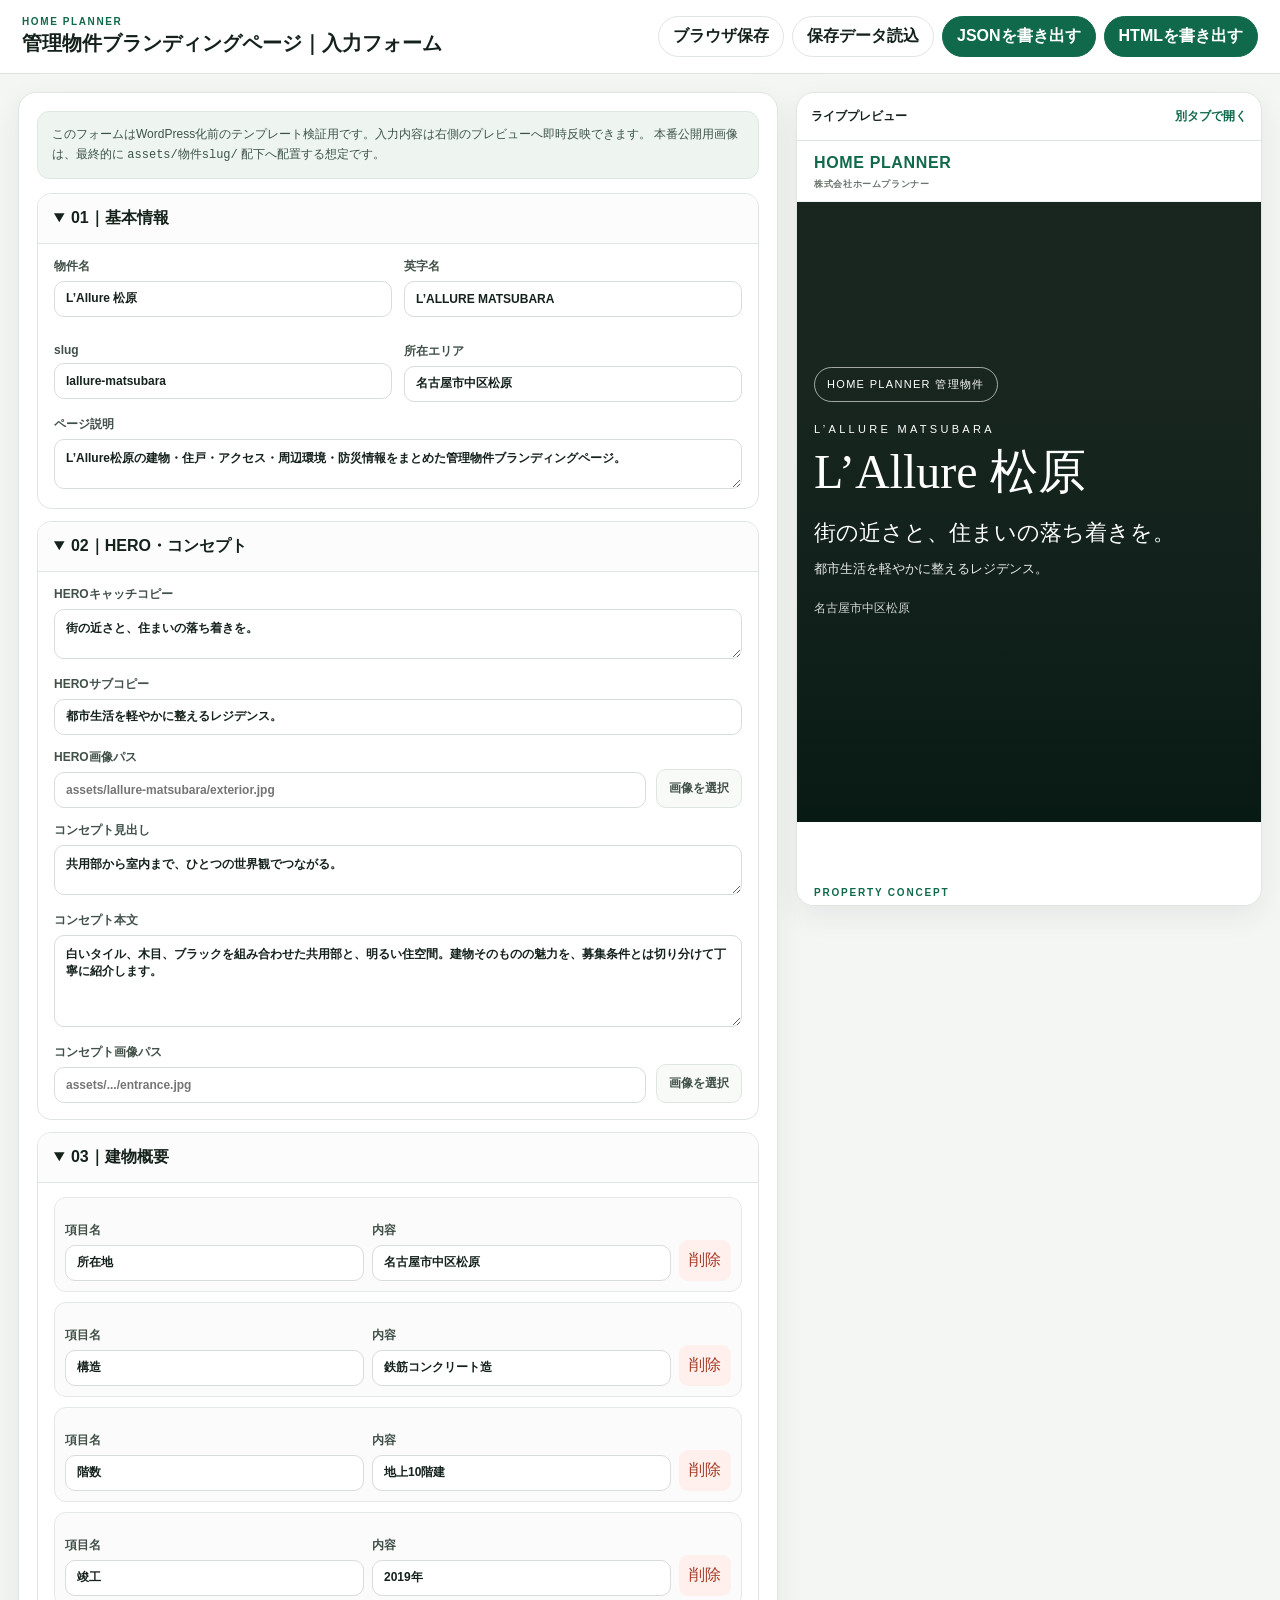
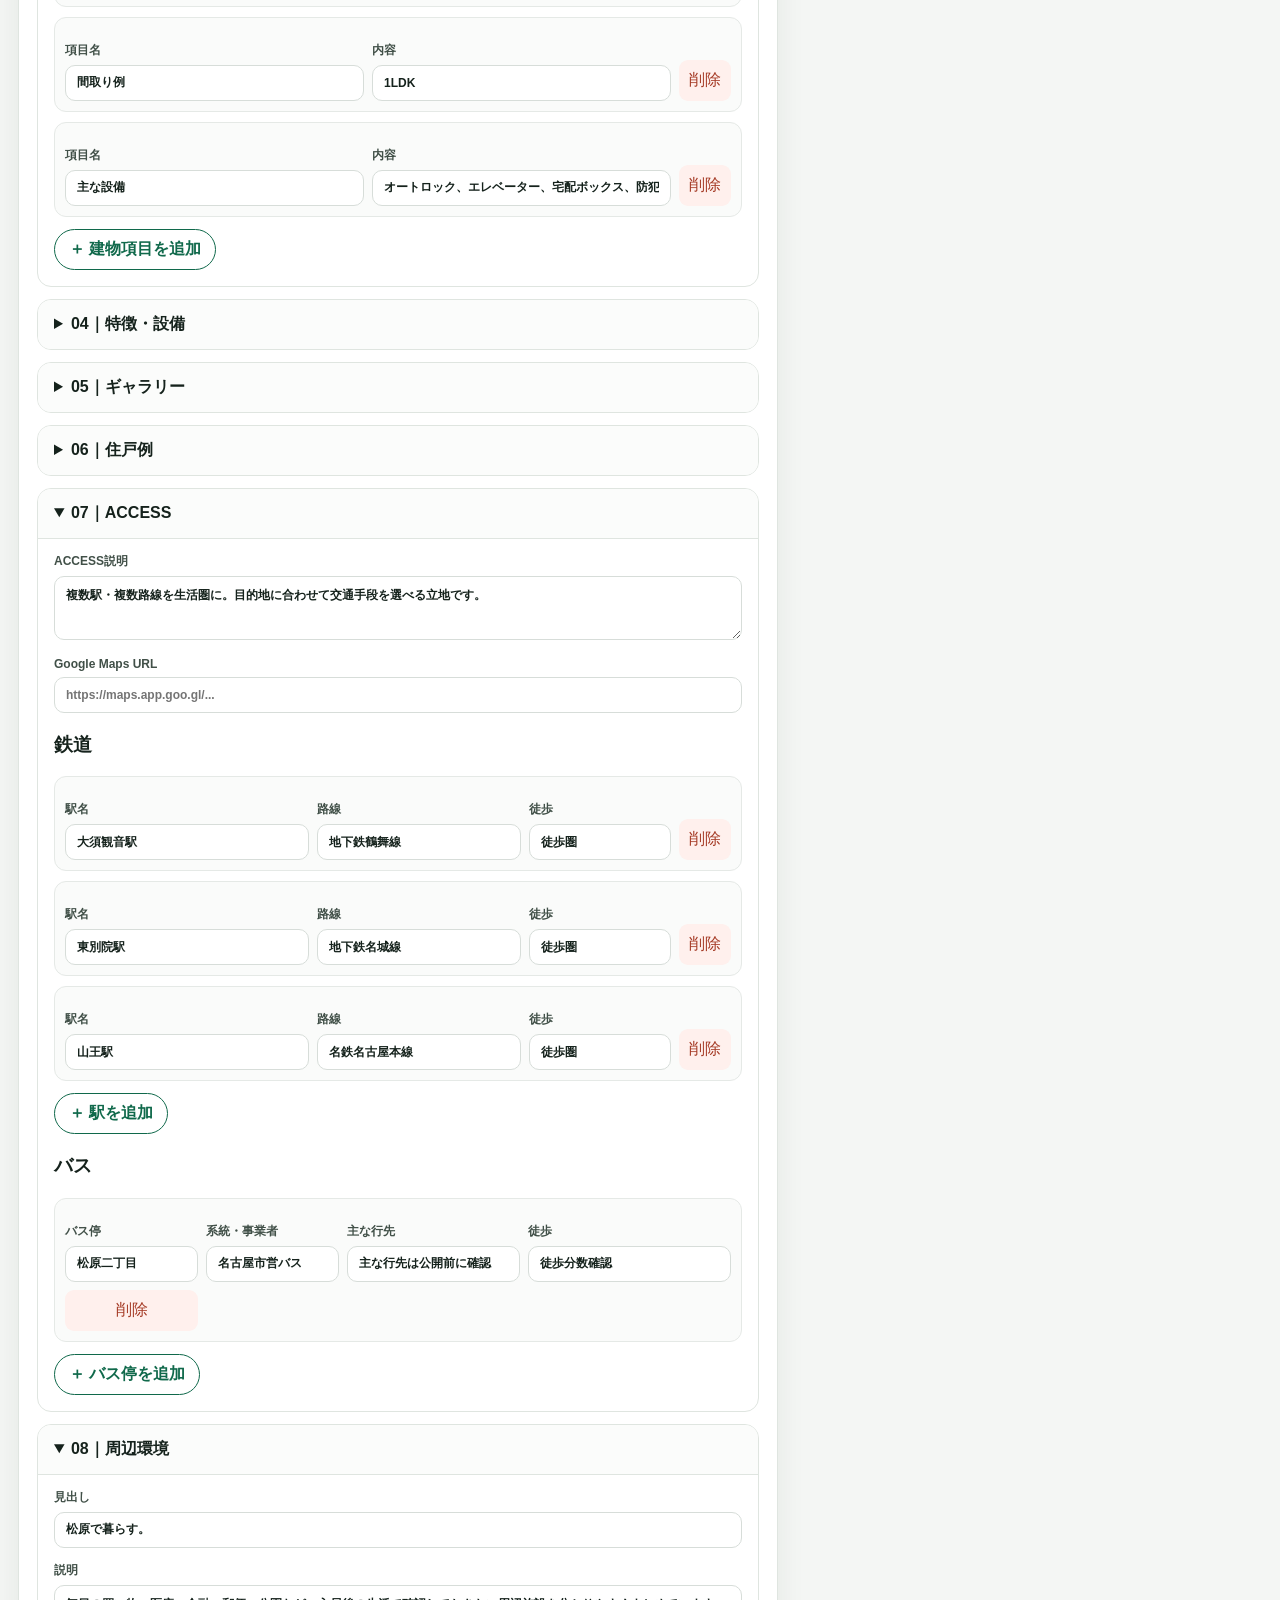
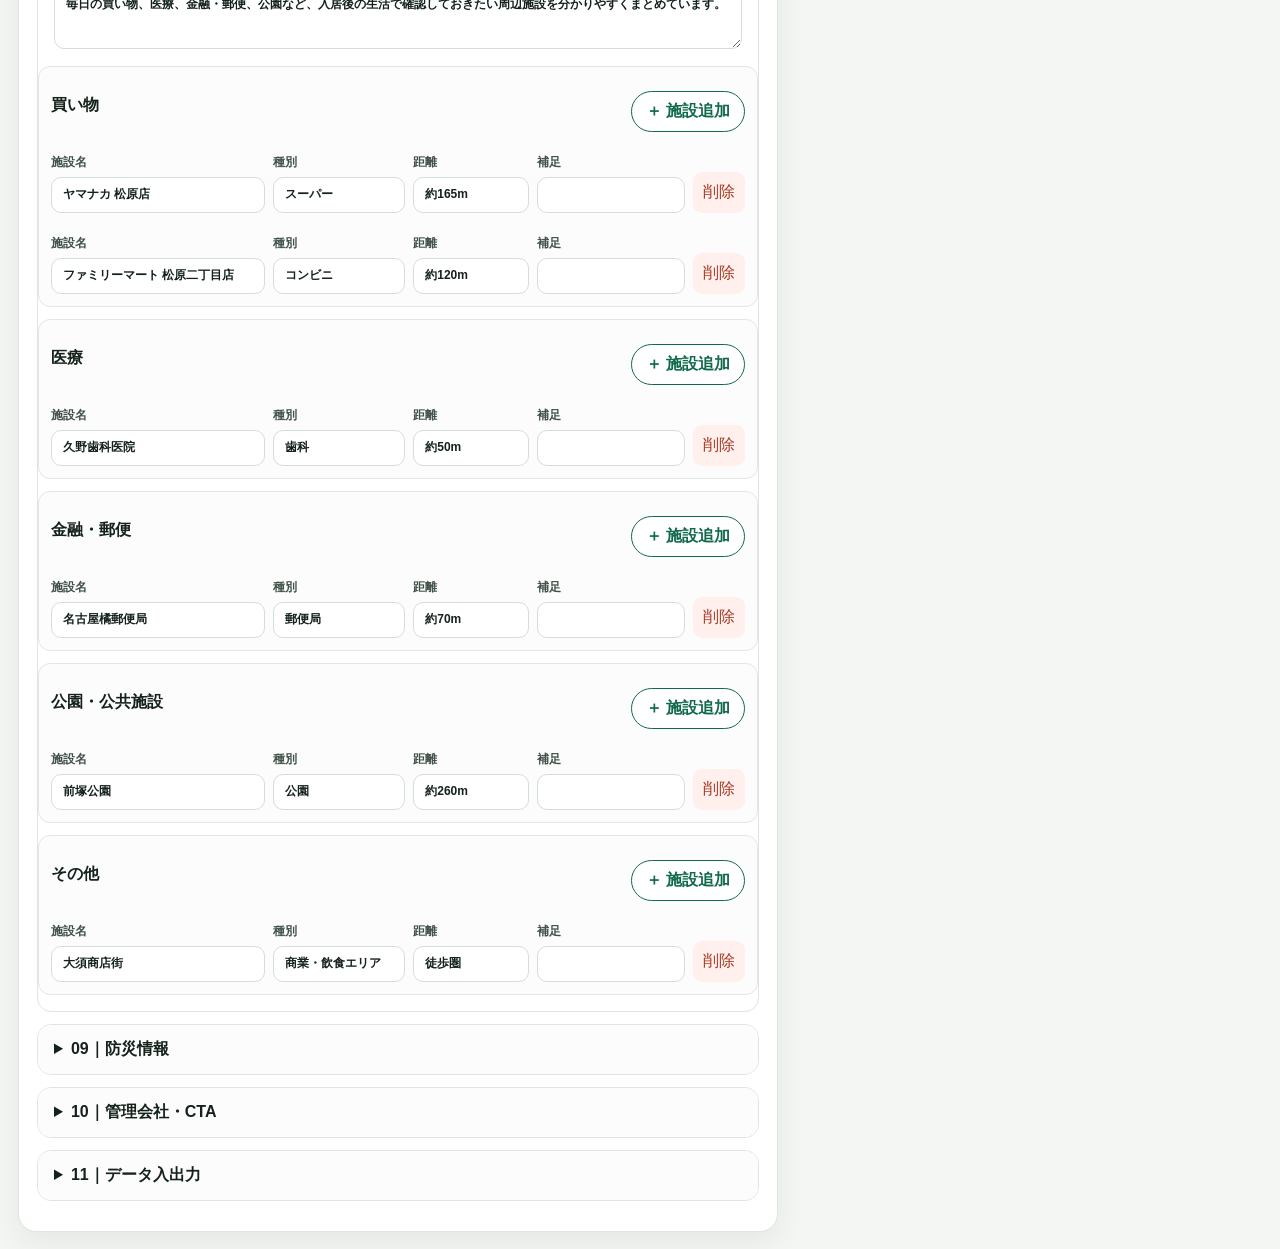
<file: property-form.html>
<!doctype html>
<html lang="ja">
<head>
<meta charset="utf-8">
<meta name="viewport" content="width=device-width,initial-scale=1">
<meta name="robots" content="noindex,nofollow">
<title>管理物件ページ｜入力フォーム</title>
<link rel="stylesheet" href="property-form.css">
</head>
<body>
<header class="topbar">
  <div>
    <div class="eyebrow">HOME PLANNER</div>
    <h1>管理物件ブランディングページ｜入力フォーム</h1>
  </div>
  <div class="top-actions">
    <button id="saveLocal" class="btn ghost" type="button">ブラウザ保存</button>
    <button id="loadLocal" class="btn ghost" type="button">保存データ読込</button>
    <button id="exportJson" class="btn primary" type="button">JSONを書き出す</button>
  </div>
</header>

<main class="layout">
  <section class="editor">
    <div class="notice">
      このフォームはWordPress化前のテンプレート検証用です。入力内容は右側のプレビューへ即時反映できます。
      本番公開用画像は、最終的に <code>assets/物件slug/</code> 配下へ配置する想定です。
    </div>

    <form id="propertyForm" autocomplete="off">
      <details open>
        <summary>01｜基本情報</summary>
        <div class="grid2">
          <label>物件名<input name="propertyName" placeholder="L’Allure 松原"></label>
          <label>英字名<input name="propertyNameEn" placeholder="L’ALLURE MATSUBARA"></label>
          <label>slug<input name="slug" placeholder="lallure-matsubara"></label>
          <label>所在エリア<input name="areaLabel" placeholder="名古屋市中区松原"></label>
        </div>
        <label>ページ説明<textarea name="metaDescription" rows="2" placeholder="建物・周辺環境・アクセス・防災情報をまとめた物件情報ページ"></textarea></label>
      </details>

      <details open>
        <summary>02｜HERO・コンセプト</summary>
        <label>HEROキャッチコピー<textarea name="heroCatch" rows="2" placeholder="街の近さと、住まいの落ち着きを。"></textarea></label>
        <label>HEROサブコピー<input name="heroSub" placeholder="都市生活を軽やかに整えるレジデンス。"></label>
        <div class="media-row">
          <label>HERO画像パス<input name="heroImage" placeholder="assets/lallure-matsubara/exterior.jpg"></label>
          <label class="file-label">画像を選択<input class="image-picker" data-target="heroImage" type="file" accept="image/*"></label>
        </div>
        <label>コンセプト見出し<textarea name="conceptHeading" rows="2"></textarea></label>
        <label>コンセプト本文<textarea name="conceptBody" rows="5"></textarea></label>
        <div class="media-row">
          <label>コンセプト画像パス<input name="conceptImage" placeholder="assets/.../entrance.jpg"></label>
          <label class="file-label">画像を選択<input class="image-picker" data-target="conceptImage" type="file" accept="image/*"></label>
        </div>
      </details>

      <details open>
        <summary>03｜建物概要</summary>
        <div id="buildingRows" class="repeater"></div>
        <button class="add-row" type="button" data-add="building">＋ 建物項目を追加</button>
      </details>

      <details>
        <summary>04｜特徴・設備</summary>
        <div id="featureRows" class="repeater"></div>
        <button class="add-row" type="button" data-add="feature">＋ 特徴を追加</button>
      </details>

      <details>
        <summary>05｜ギャラリー</summary>
        <div id="galleryRows" class="repeater"></div>
        <button class="add-row" type="button" data-add="gallery">＋ 写真を追加</button>
      </details>

      <details>
        <summary>06｜住戸例</summary>
        <div class="grid2">
          <label>見出し<input name="roomTitle" placeholder="明るさと余白を活かした1LDK。"></label>
          <label>住戸ラベル<input name="roomLabel" placeholder="201 / 1LDK"></label>
        </div>
        <label>説明<textarea name="roomBody" rows="4"></textarea></label>
        <label>注記<input name="roomNote" placeholder="※住戸により間取り・内装・設備仕様が異なる場合があります。"></label>
        <div class="media-row"><label>メイン写真<input name="roomMainImage" placeholder="assets/.../ldk.jpg"></label><label class="file-label">画像を選択<input class="image-picker" data-target="roomMainImage" type="file" accept="image/*"></label></div>
        <div class="media-row"><label>間取り図<input name="floorplanImage" placeholder="assets/.../floorplan.jpg"></label><label class="file-label">画像を選択<input class="image-picker" data-target="floorplanImage" type="file" accept="image/*"></label></div>
        <div class="media-row"><label>サブ写真1<input name="roomSubImage1" placeholder="assets/.../room.jpg"></label><label class="file-label">画像を選択<input class="image-picker" data-target="roomSubImage1" type="file" accept="image/*"></label></div>
        <div class="media-row"><label>サブ写真2<input name="roomSubImage2" placeholder="assets/.../washstand.jpg"></label><label class="file-label">画像を選択<input class="image-picker" data-target="roomSubImage2" type="file" accept="image/*"></label></div>
      </details>

      <details open>
        <summary>07｜ACCESS</summary>
        <label>ACCESS説明<textarea name="accessLead" rows="3"></textarea></label>
        <label>Google Maps URL<input name="mapUrl" placeholder="https://maps.app.goo.gl/..."></label>
        <h3>鉄道</h3>
        <div id="stationRows" class="repeater"></div>
        <button class="add-row" type="button" data-add="station">＋ 駅を追加</button>
        <h3>バス</h3>
        <div id="busRows" class="repeater"></div>
        <button class="add-row" type="button" data-add="bus">＋ バス停を追加</button>
      </details>

      <details open>
        <summary>08｜周辺環境</summary>
        <label>見出し<input name="neighborhoodTitle" placeholder="松原で暮らす。"></label>
        <label>説明<textarea name="neighborhoodLead" rows="3"></textarea></label>
        <div id="neighborhoodGroups" class="neighborhood-groups"></div>
      </details>

      <details>
        <summary>09｜防災情報</summary>
        <label>公的ハザードマップURL<input name="hazardUrl" placeholder="https://www.city.nagoya.jp/..."></label>
        <label>説明<textarea name="hazardBody" rows="3"></textarea></label>
        <label>注記<textarea name="hazardNote" rows="2"></textarea></label>
      </details>

      <details>
        <summary>10｜管理会社・CTA</summary>
        <label>管理表示<input name="managedBy" value="株式会社ホームプランナー"></label>
        <label>見出し<input name="managementHeading" placeholder="この建物を、長く心地よく。"></label>
        <label>本文<textarea name="managementBody" rows="4"></textarea></label>
        <div class="media-row"><label>背景画像<input name="managementImage" placeholder="assets/.../management.jpg"></label><label class="file-label">画像を選択<input class="image-picker" data-target="managementImage" type="file" accept="image/*"></label></div>
        <div class="grid2">
          <label>CTAラベル<input name="ctaLabel" placeholder="ホームプランナーの賃貸管理を見る"></label>
          <label>CTA URL<input name="ctaUrl" placeholder="https://hp-shueki.jp/"></label>
        </div>
      </details>

      <details>
        <summary>11｜データ入出力</summary>
        <label>JSONを読み込む<input id="importJson" type="file" accept="application/json,.json"></label>
        <p class="help">JSONを書き出しておけば、別物件への差し替え・バックアップ・将来のWordPress移行用データとして利用できます。</p>
      </details>
    </form>
  </section>

  <aside class="preview-pane">
    <div class="preview-head">
      <strong>ライブプレビュー</strong>
      <a id="openPreview" target="_blank" rel="noopener">別タブで開く</a>
    </div>
    <iframe id="previewFrame" src="property-template.html?preview=1" title="物件ページプレビュー"></iframe>
  </aside>
</main>

<script src="property-form.js"></script>
</body>
</html>
</file>
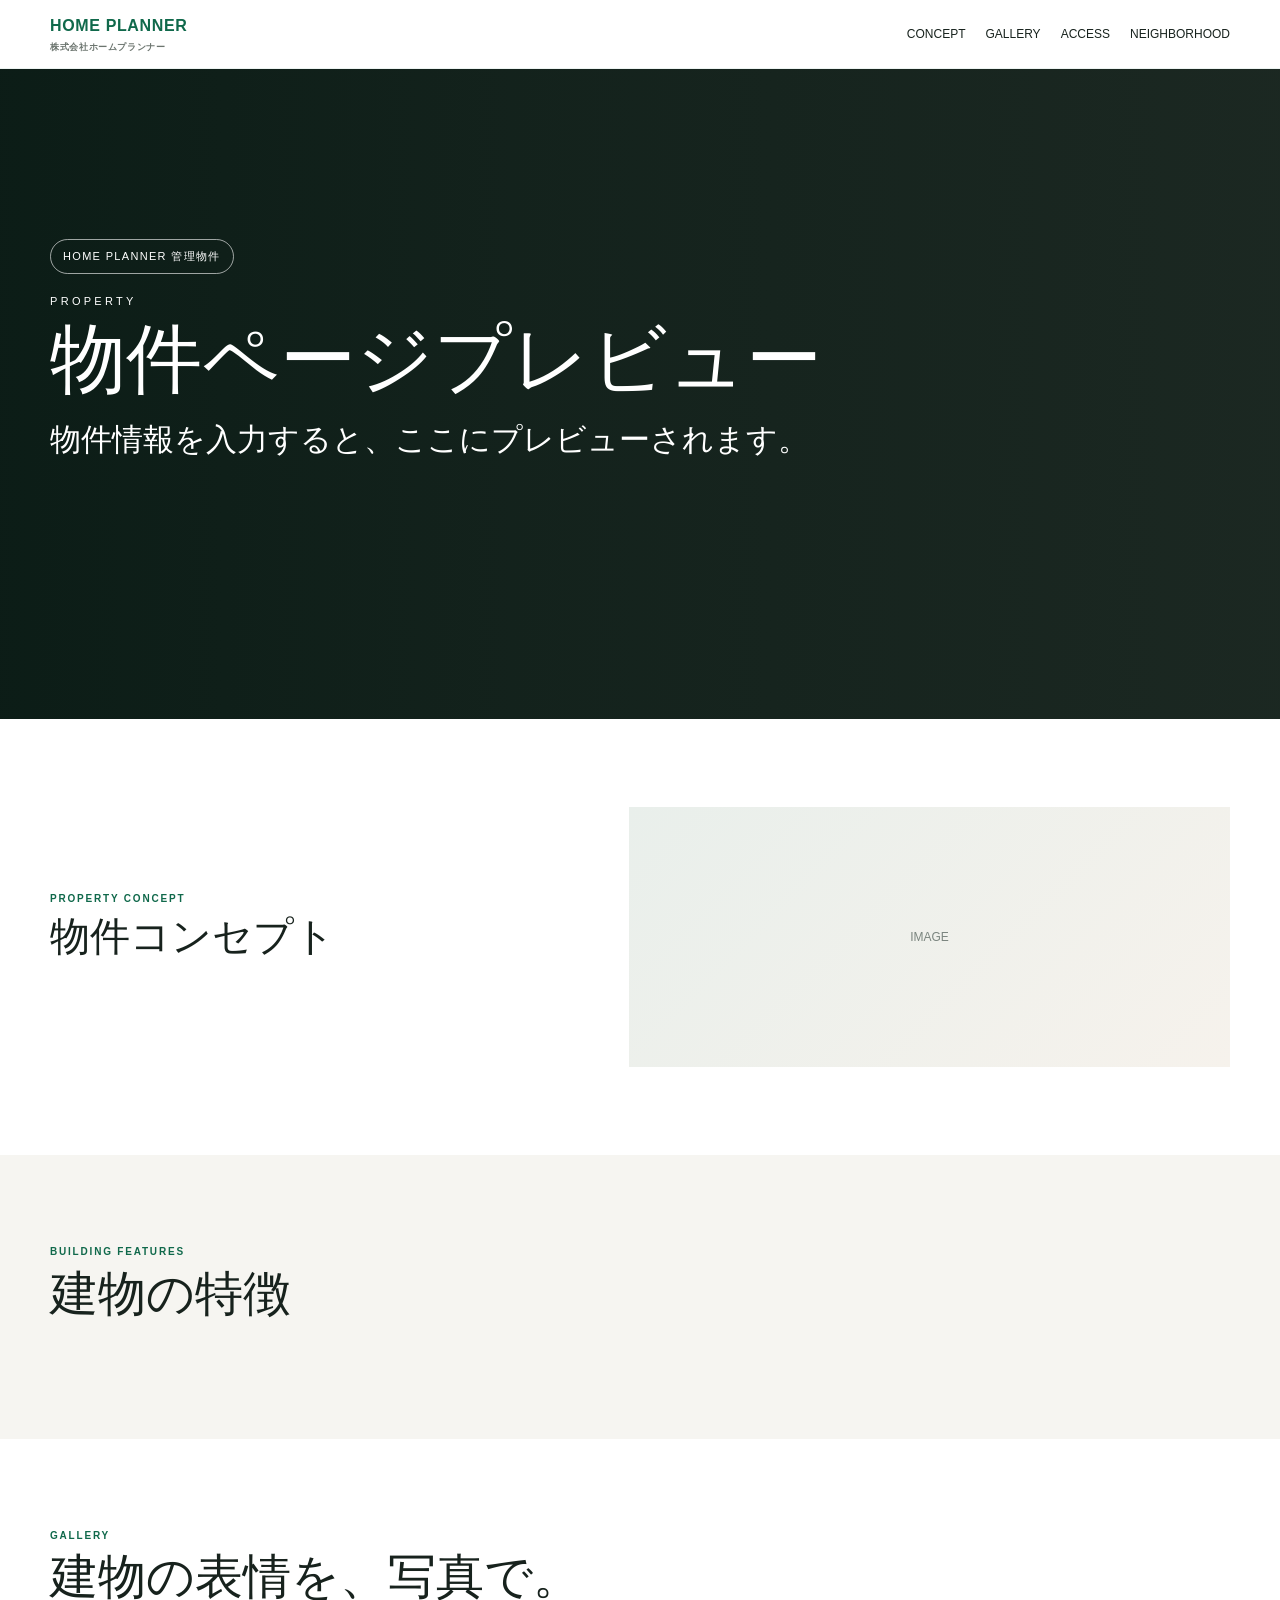
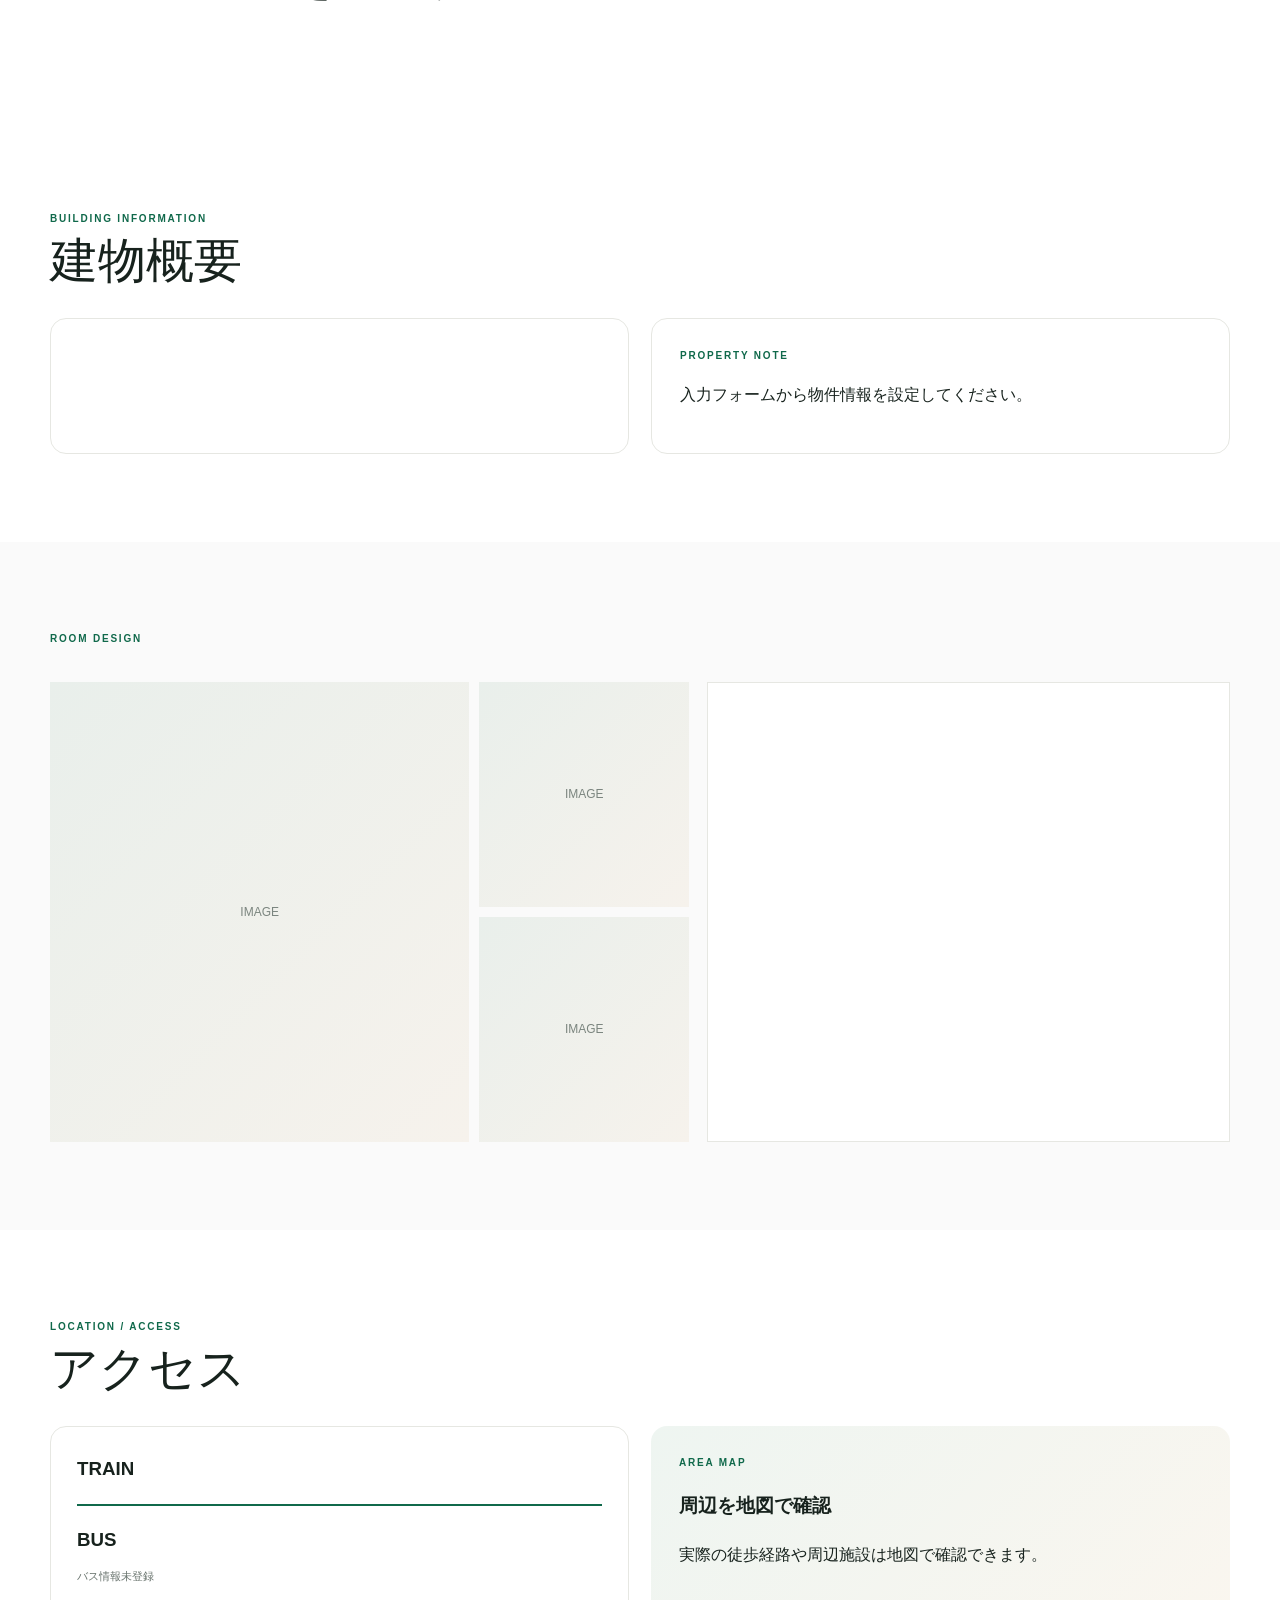
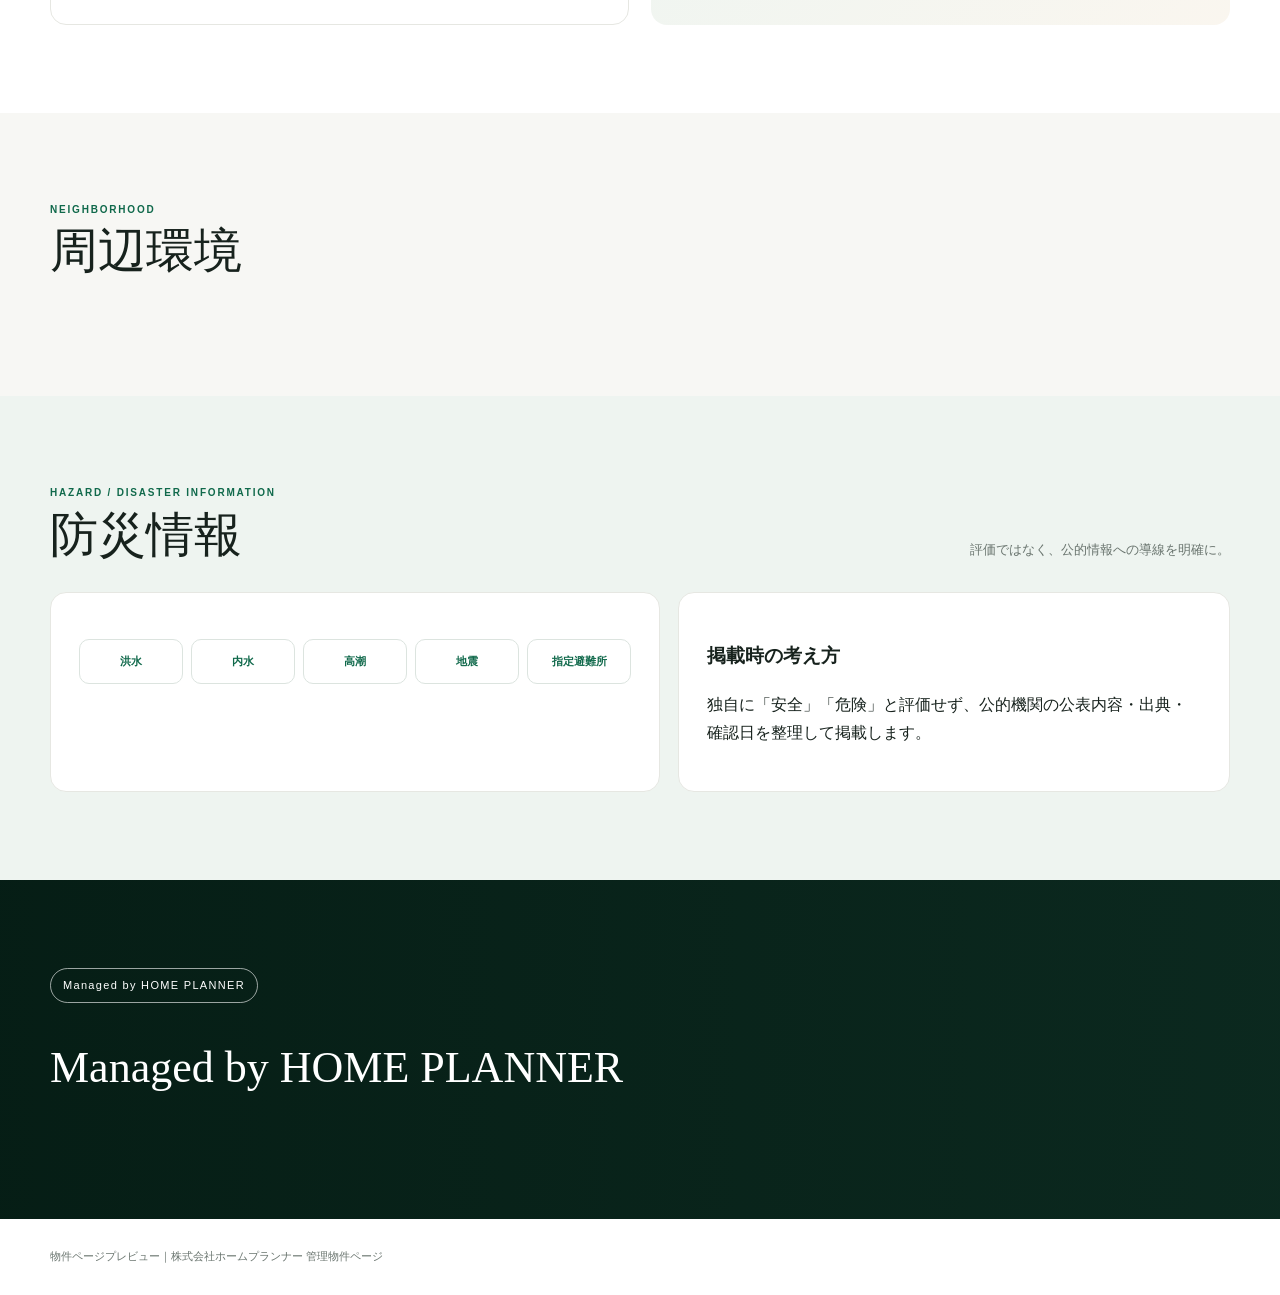
<file: property-template.html>
<!doctype html>
<html lang="ja">
<head>
<meta charset="utf-8">
<meta name="viewport" content="width=device-width,initial-scale=1">
<meta name="robots" content="noindex,nofollow">
<title>物件ページプレビュー</title>
<link rel="stylesheet" href="property-template.css">
</head>
<body>
<div id="propertyApp"><div class="loading">物件データを読み込んでいます…</div></div>
<script src="property-template.js"></script>
</body>
</html>
</file>
<file: property-form.css>
:root{--green:#10694B;--orange:#F0830F;--ink:#15221c;--muted:#68746d;--bg:#f4f6f4;--line:#dfe5e0;--panel:#fff;--shadow:0 10px 30px rgba(16,43,32,.07)}
*{box-sizing:border-box}
html,body{margin:0;background:var(--bg);color:var(--ink);font-family:-apple-system,BlinkMacSystemFont,"Segoe UI","Yu Gothic",Meiryo,sans-serif}
button,input,textarea,select{font:inherit}
.topbar{position:sticky;top:0;z-index:20;display:flex;justify-content:space-between;align-items:center;gap:20px;padding:16px 22px;background:rgba(255,255,255,.96);backdrop-filter:blur(12px);border-bottom:1px solid var(--line)}
.eyebrow{font-size:10px;letter-spacing:.16em;color:var(--green);font-weight:800}
h1{font-size:20px;margin:3px 0 0}.top-actions{display:flex;gap:8px;flex-wrap:wrap}
.btn,.add-row{border:1px solid var(--green);border-radius:999px;padding:9px 14px;font-weight:750;cursor:pointer;background:#fff;color:var(--green)}
.btn.primary{background:var(--green);color:#fff}.btn.ghost{border-color:var(--line);color:var(--ink)}
.layout{display:grid;grid-template-columns:minmax(560px,760px) minmax(420px,1fr);gap:18px;padding:18px;align-items:start}
.editor,.preview-pane{background:var(--panel);border:1px solid var(--line);border-radius:18px;box-shadow:var(--shadow)}
.editor{padding:18px}.notice{background:#eef5f1;border:1px solid #dbe9e1;color:#3c5347;border-radius:12px;padding:12px 14px;font-size:12px;line-height:1.7;margin-bottom:14px}
details{border:1px solid var(--line);border-radius:14px;margin-bottom:12px;overflow:hidden}
summary{cursor:pointer;padding:14px 16px;font-weight:800;background:#fbfcfb}
details[open] summary{border-bottom:1px solid var(--line)}
details>*:not(summary){margin-left:16px;margin-right:16px}
details>:last-child{margin-bottom:16px}
label{display:block;font-size:12px;font-weight:700;color:#415048;margin-top:14px}
input,textarea,select{width:100%;margin-top:6px;border:1px solid #d7ddd9;border-radius:10px;padding:10px 11px;background:#fff;color:var(--ink);outline:none}
input:focus,textarea:focus,select:focus{border-color:var(--green);box-shadow:0 0 0 3px rgba(16,105,75,.09)}
textarea{resize:vertical}.grid2{display:grid;grid-template-columns:1fr 1fr;gap:12px}.media-row{display:grid;grid-template-columns:1fr auto;gap:10px;align-items:end}
.file-label{display:inline-flex;align-items:center;justify-content:center;border:1px solid var(--line);border-radius:10px;padding:10px 12px;background:#f8faf8;cursor:pointer;white-space:nowrap}.file-label input{display:none}
.repeater{display:grid;gap:10px;margin-top:14px}.repeat-row{display:grid;grid-template-columns:1fr 1fr auto;gap:8px;padding:10px;border:1px solid #e5e9e6;border-radius:12px;background:#fafbfa;align-items:end}
.repeat-row.gallery{grid-template-columns:1fr 1fr 1fr auto}.repeat-row.station{grid-template-columns:1.2fr 1fr .7fr auto}.repeat-row.bus{grid-template-columns:1fr 1fr 1.3fr auto}.remove-row{border:0;background:#fff0ed;color:#a53a25;border-radius:9px;padding:10px;cursor:pointer}
.add-row{margin-top:12px}.help{font-size:11px;color:var(--muted);line-height:1.7}
.neighborhood-groups{display:grid;gap:12px;margin:14px 0}.ngroup{border:1px solid #e3e7e4;border-radius:12px;padding:12px;background:#fbfcfb}.ngroup-head{display:flex;justify-content:space-between;align-items:center;gap:12px}.ngroup h4{margin:0}.facility-row{display:grid;grid-template-columns:1.3fr .8fr .7fr .9fr auto;gap:8px;margin-top:8px;align-items:end}
.preview-pane{position:sticky;top:88px;overflow:hidden}.preview-head{height:48px;padding:0 14px;display:flex;align-items:center;justify-content:space-between;border-bottom:1px solid var(--line);font-size:12px}.preview-head a{color:var(--green);text-decoration:none;font-weight:800}
iframe{display:block;width:100%;height:calc(100vh - 136px);border:0;background:#fff}
code{font-family:ui-monospace,SFMono-Regular,Menlo,monospace}
.status{position:fixed;left:50%;bottom:18px;transform:translateX(-50%);z-index:50;background:#17241e;color:#fff;padding:9px 14px;border-radius:999px;font-size:12px;opacity:0;pointer-events:none;transition:.2s}.status.show{opacity:1}
@media(max-width:1100px){.layout{grid-template-columns:1fr}.preview-pane{position:relative;top:0}.preview-pane iframe{height:760px}}
@media(max-width:700px){.topbar{align-items:flex-start;flex-direction:column}.layout{padding:8px}.editor{padding:10px}.grid2,.media-row,.repeat-row,.repeat-row.gallery,.repeat-row.station,.repeat-row.bus,.facility-row{grid-template-columns:1fr}.preview-pane iframe{height:680px}.top-actions{width:100%}.top-actions .btn{flex:1}}
</file>
<file: property-template.css>
:root{--green:#10694B;--orange:#F0830F;--ink:#17221d;--muted:#68736d;--paper:#f6f5f1;--line:#e6e7e2;--max:1180px}
*{box-sizing:border-box}html{scroll-behavior:smooth}body{margin:0;color:var(--ink);font-family:-apple-system,BlinkMacSystemFont,"Segoe UI","Yu Gothic",Meiryo,sans-serif;line-height:1.75}.wrap{width:min(var(--max),calc(100% - 48px));margin:auto}.serif{font-family:"Yu Mincho","Hiragino Mincho ProN",Georgia,serif}.loading{padding:60px;text-align:center;color:var(--muted)}
a{color:inherit}.mini-head{position:sticky;top:0;z-index:40;background:rgba(255,255,255,.92);backdrop-filter:blur(12px);border-bottom:1px solid rgba(16,105,75,.08)}.nav{height:68px;display:flex;align-items:center;justify-content:space-between;gap:20px}.brand{font-weight:850;color:var(--green);letter-spacing:.04em}.brand small{display:block;font-size:9px;color:#6c756f}.navlinks{display:flex;gap:20px;font-size:12px}.navlinks a{text-decoration:none}
.hero{position:relative;min-height:650px;display:flex;align-items:flex-end;background:#1d2923 center/cover no-repeat}.hero:before{content:"";position:absolute;inset:0;background:linear-gradient(90deg,rgba(8,26,20,.82),rgba(8,26,20,.45) 42%,rgba(8,26,20,.08))}.heroInner{position:relative;z-index:2;color:#fff;padding-bottom:66px}.tag{display:inline-flex;border:1px solid rgba(255,255,255,.6);padding:7px 12px;border-radius:999px;font-size:11px;letter-spacing:.12em}.roman{font-size:11px;letter-spacing:.3em;margin-top:18px}.hero h1{font-size:clamp(48px,7vw,76px);line-height:1.05;margin:8px 0 18px;font-weight:500}.heroCatch{font-size:clamp(22px,2.4vw,31px);line-height:1.55}.heroSub{font-size:13px;opacity:.9;margin-top:8px}.area{font-size:12px;opacity:.82;margin-top:18px}
section{padding:88px 0}.head{display:flex;align-items:end;justify-content:space-between;gap:30px;margin-bottom:30px}.kicker{font-size:10px;font-weight:800;letter-spacing:.18em;color:var(--green)}.head h2{font-size:clamp(34px,4vw,48px);font-weight:500;margin:5px 0 0;line-height:1.15}.head p{font-size:13px;color:var(--muted);max-width:520px;margin:0}
.concept{display:grid;grid-template-columns:.95fr 1.1fr;gap:60px;align-items:center}.concept h2{font-size:40px;line-height:1.45;font-weight:500;margin:0 0 18px}.concept p{color:#4d5852}.media{background:#e8ece9;min-height:320px;overflow:hidden}.media img{display:block;width:100%;height:100%;object-fit:cover}.placeholder{display:flex;align-items:center;justify-content:center;min-height:260px;background:linear-gradient(135deg,#e9efeb,#f6f2ec);color:#7b857f;font-size:12px}
.features{background:var(--paper)}.featureGrid{display:grid;grid-template-columns:repeat(3,1fr);gap:14px}.feature{background:#fff;border:1px solid var(--line);border-radius:15px;overflow:hidden}.feature .media{aspect-ratio:4/3;min-height:0}.featureBody{padding:19px}.feature h3{margin:0 0 6px}.feature p{font-size:13px;color:var(--muted);margin:0}
.galleryGrid{display:grid;grid-template-columns:1.4fr 1fr 1fr;grid-auto-rows:210px;gap:10px}.galleryItem{position:relative;overflow:hidden;background:#eef1ee;cursor:pointer}.galleryItem:first-child{grid-row:span 2}.galleryItem img{width:100%;height:100%;object-fit:cover;display:block}.galleryCaption{position:absolute;left:10px;bottom:9px;background:rgba(11,27,20,.64);color:#fff;padding:5px 9px;border-radius:999px;font-size:10px}
.buildingGrid{display:grid;grid-template-columns:1fr 1fr;gap:22px}.panel{border:1px solid var(--line);border-radius:16px;background:#fff;padding:28px}.spec{display:grid;grid-template-columns:150px 1fr}.spec dt,.spec dd{margin:0;padding:12px 0;border-bottom:1px solid var(--line)}.spec dt{font-size:12px;color:var(--muted)}.spec dd{font-size:14px}
.rooms{background:#fafafa}.roomGrid{display:grid;grid-template-columns:1.1fr .9fr;gap:18px}.roomImages{display:grid;grid-template-columns:2fr 1fr;gap:10px}.roomImages .main{grid-row:span 2;min-height:470px}.roomImages .media{min-height:225px}.roomCopy{background:#fff;border:1px solid var(--line);padding:30px;display:flex;flex-direction:column;justify-content:center}.roomCopy h3{font-size:30px;line-height:1.45;font-weight:500;margin:7px 0 12px}.roomCopy p{color:var(--muted)}.floorplan{margin-top:14px;background:#fff;border:1px solid var(--line);padding:16px}.floorplan img{display:block;width:100%;max-height:520px;object-fit:contain}
.access{background:#fff}.accessGrid{display:grid;grid-template-columns:1fr 1fr;gap:22px}.transport{border:1px solid var(--line);border-radius:16px;padding:26px}.transport h3{margin:0 0 10px}.transportRow{display:flex;justify-content:space-between;gap:20px;padding:15px 0;border-bottom:1px solid var(--line)}.transportRow small{display:block;color:var(--muted)}.busBox{margin-top:18px;border-top:2px solid var(--green);padding-top:18px}.mapCard{background:linear-gradient(135deg,#eef5f1,#faf6ef);border-radius:16px;padding:28px;display:flex;flex-direction:column;justify-content:space-between}.btn{display:inline-flex;align-items:center;justify-content:center;background:var(--green);color:#fff;border-radius:999px;padding:11px 16px;text-decoration:none;font-size:13px;font-weight:800}
.neighborhood{background:#f7f7f4}.categoryGrid{display:grid;grid-template-columns:repeat(2,1fr);gap:14px}.catCard{background:#fff;border:1px solid var(--line);border-radius:16px;padding:24px}.catCard h3{font-size:23px;margin:4px 0 12px}.place{display:flex;justify-content:space-between;gap:15px;padding:12px 0;border-bottom:1px solid var(--line)}.place strong{font-size:14px}.place small{display:block;color:var(--muted)}.dist{white-space:nowrap;color:var(--orange);font-size:12px;font-weight:800}
.hazard{background:#eef4f0}.hazardGrid{display:grid;grid-template-columns:1.05fr .95fr;gap:18px}.hazardFlags{display:grid;grid-template-columns:repeat(5,1fr);gap:8px;margin:18px 0}.hazardFlags span{border:1px solid #dce4df;border-radius:10px;padding:12px 5px;text-align:center;color:var(--green);font-size:11px;font-weight:800}.note{font-size:11px;color:var(--muted)}
.management{position:relative;color:#fff;background:#13382c center/cover no-repeat}.management:after{content:"";position:absolute;inset:0;background:linear-gradient(90deg,rgba(5,28,20,.94),rgba(5,28,20,.55))}.management .wrap{position:relative;z-index:2}.manage{max-width:660px}.manage h2{font-size:44px;font-weight:500;line-height:1.25}.manage .btn{background:var(--orange)}footer{padding:28px 0;font-size:11px;color:#6a756f}
.lightbox{display:none;position:fixed;inset:0;z-index:100;background:rgba(0,0,0,.92);align-items:center;justify-content:center;padding:24px}.lightbox.open{display:flex}.lightbox img{max-width:95vw;max-height:90vh}.lightbox button{position:absolute;right:18px;top:14px;background:none;border:0;color:#fff;font-size:34px;cursor:pointer}
@media(max-width:820px){.wrap{width:calc(100% - 34px)}.nav{height:60px}.navlinks{display:none}.hero{min-height:620px;background-position:60% center}.hero:before{background:linear-gradient(0deg,rgba(7,25,19,.92),rgba(7,25,19,.2) 70%)}.heroInner{padding-bottom:38px}section{padding:62px 0}.head{display:block}.head p{margin-top:10px}.concept,.buildingGrid,.roomGrid,.accessGrid,.hazardGrid{grid-template-columns:1fr}.featureGrid{grid-template-columns:1fr}.galleryGrid{grid-template-columns:1fr 1fr;grid-auto-rows:150px}.galleryItem:first-child{grid-column:span 2;grid-row:span 2}.roomImages{grid-template-columns:1fr 1fr}.roomImages .main{grid-column:span 2;grid-row:auto;min-height:300px}.roomImages .media{min-height:170px}.categoryGrid{grid-template-columns:1fr}.hazardFlags{grid-template-columns:repeat(2,1fr)}.spec{grid-template-columns:115px 1fr}.manage h2{font-size:36px}}
</file>
